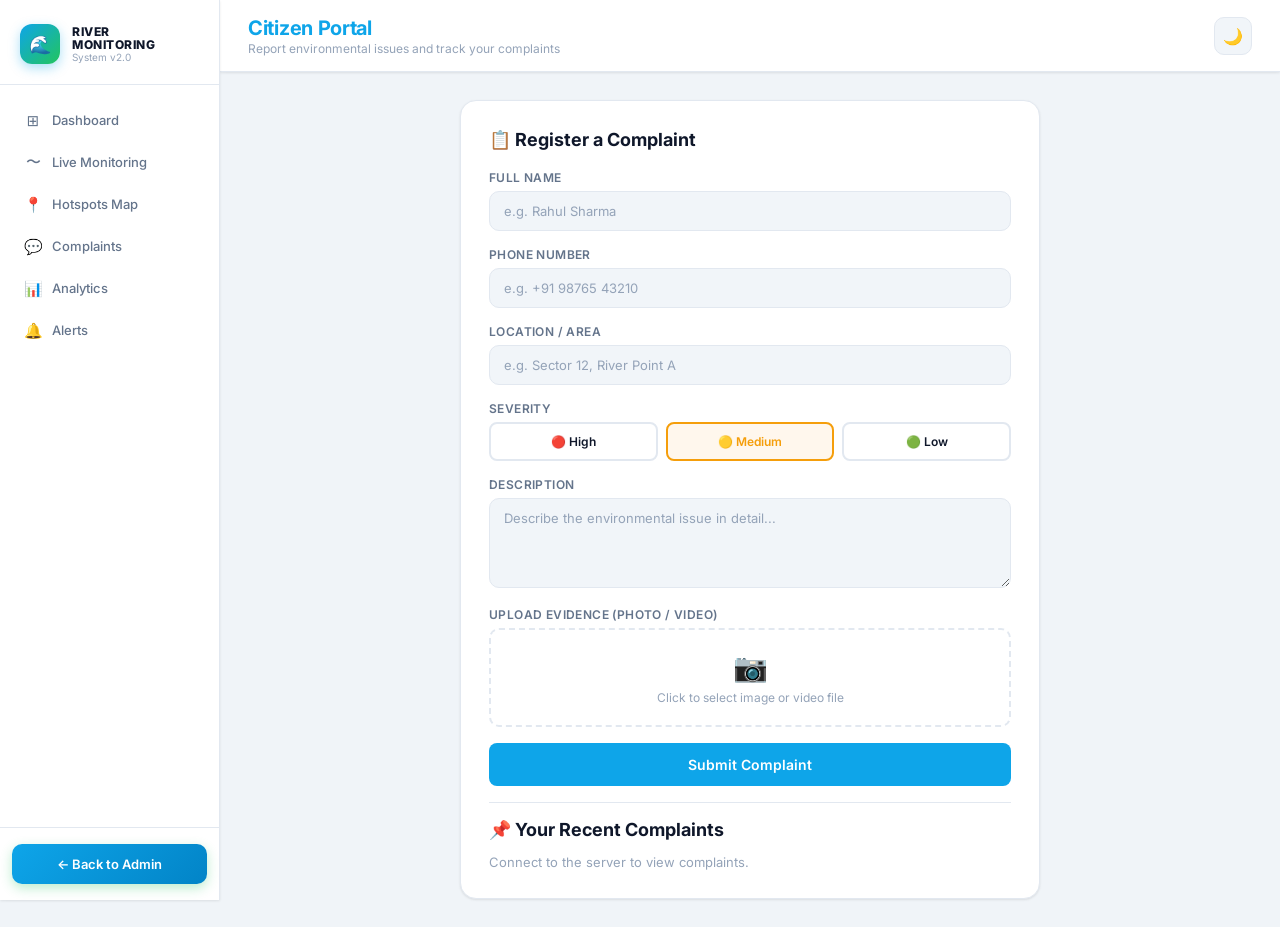
<file: frontend/citizen.html>
<!DOCTYPE html>
<html lang="en">
<head>
  <meta charset="UTF-8">
  <meta name="viewport" content="width=device-width, initial-scale=1.0">
  <title>Citizen Portal — River Monitoring System</title>
  <link rel="stylesheet" href="css/styles.css">
</head>
<body>

  <aside class="sidebar">
    <div class="sidebar-logo">
      <div class="logo-icon">🌊</div>
      <div class="logo-text">
        <div class="title">River<br>Monitoring</div>
        <div class="sub">System v2.0</div>
      </div>
    </div>
    <nav class="sidebar-nav">
      <a class="nav-item" href="dashboard.html"><span class="nav-icon">⊞</span> Dashboard</a>
      <a class="nav-item" href="live.html"><span class="nav-icon">〜</span> Live Monitoring</a>
      <a class="nav-item" href="map.html"><span class="nav-icon">📍</span> Hotspots Map</a>
      <a class="nav-item" href="complaints.html"><span class="nav-icon">💬</span> Complaints</a>
      <a class="nav-item" href="analytics.html"><span class="nav-icon">📊</span> Analytics</a>
      <a class="nav-item" href="alerts.html"><span class="nav-icon">🔔</span> Alerts</a>
    </nav>
    <div class="sidebar-bottom">
      <button class="citizen-btn" onclick="window.location.href='citizen.html'" style="background:linear-gradient(135deg,#0ea5e9,#0284c7);">← Back to Admin</button>
    </div>
  </aside>

  <div class="main">
    <header class="header">
      <div class="header-left">
        <div class="page-title">Citizen Portal</div>
        <div class="page-subtitle">Report environmental issues and track your complaints</div>
      </div>
      <div class="header-right">
        <button class="dark-toggle" onclick="toggleDark()">🌙</button>
      </div>
    </header>

    <div class="content">
      <div class="form-card">
        <h3>📋 Register a Complaint</h3>

        <form id="complaintForm" onsubmit="submitComplaint(event)">

          <div class="form-group">
            <label>Full Name</label>
            <input class="form-control" type="text" id="c_name" placeholder="e.g. Rahul Sharma" required>
          </div>

          <div class="form-group">
            <label>Phone Number</label>
            <input class="form-control" type="text" id="c_phone" placeholder="e.g. +91 98765 43210" required>
          </div>

          <div class="form-group">
            <label>Location / Area</label>
            <input class="form-control" type="text" id="c_location" placeholder="e.g. Sector 12, River Point A" required>
          </div>

          <div class="form-group">
            <label>Severity</label>
            <div class="severity-group">
              <div class="severity-option" id="sev-high" onclick="selectSeverity('high')">🔴 High</div>
              <div class="severity-option" id="sev-medium" onclick="selectSeverity('medium')">🟡 Medium</div>
              <div class="severity-option" id="sev-low" onclick="selectSeverity('low')">🟢 Low</div>
            </div>
            <input type="hidden" id="c_severity" value="medium">
          </div>

          <div class="form-group">
            <label>Description</label>
            <textarea class="form-control" id="c_desc" placeholder="Describe the environmental issue in detail..." rows="4" required></textarea>
          </div>

          <div class="form-group">
            <label>Upload Evidence (Photo / Video)</label>
            <div class="file-upload-area" onclick="document.getElementById('c_file').click()">
              <div class="upload-icon">📷</div>
              <p>Click to select image or video file</p>
            </div>
            <input type="file" id="c_file" accept="image/*,video/*" style="display:none" onchange="previewFile(this)">
            <div id="preview"></div>
          </div>

          <button type="submit" class="btn btn-primary" style="width:100%;padding:13px;font-size:14px;justify-content:center;">
            Submit Complaint
          </button>

        </form>

        <div class="divider"></div>

        <h3 style="margin-bottom:14px;">📌 Your Recent Complaints</h3>
        <div id="myComplaints">
          <p style="color:var(--text-muted);font-size:13px;">Loading...</p>
        </div>
      </div>
    </div>
  </div>

  <div id="toast">✅ Done</div>
  <script src="js/app.js"></script>
  <script src="js/citizen.js"></script>
</body>
</html>
</file>
<file: frontend/css/styles.css>
/* =============================================
   RIVER MONITORING SYSTEM — Premium Design System
   ============================================= */

@import url('https://fonts.googleapis.com/css2?family=Inter:wght@300;400;500;600;700;800&display=swap');

/* ---- CSS Variables ---- */
:root {
  --primary: #0ea5e9;
  --primary-dark: #0284c7;
  --primary-light: #bae6fd;
  --secondary: #22c55e;
  --secondary-dark: #16a34a;
  --danger: #ef4444;
  --warning: #f59e0b;
  --purple: #a855f7;
  --orange: #f97316;

  --bg: #f0f4f8;
  --bg-card: #ffffff;
  --bg-sidebar: #ffffff;
  --text-primary: #0f172a;
  --text-secondary: #64748b;
  --text-muted: #94a3b8;
  --border: #e2e8f0;
  --border-light: #f1f5f9;
  --shadow-sm: 0 1px 3px rgba(0,0,0,0.06), 0 1px 2px rgba(0,0,0,0.04);
  --shadow: 0 4px 16px rgba(0,0,0,0.07);
  --shadow-lg: 0 12px 40px rgba(0,0,0,0.10);
  --radius: 16px;
  --radius-sm: 10px;
  --sidebar-width: 220px;
  --header-h: 72px;
  --transition: 0.22s cubic-bezier(.4,0,.2,1);
}

/* Dark Mode */
body.dark {
  --bg: #0c1120;
  --bg-card: #1e293b;
  --bg-sidebar: #111827;
  --text-primary: #f1f5f9;
  --text-secondary: #94a3b8;
  --text-muted: #64748b;
  --border: #1e293b;
  --border-light: #1e293b;
  --shadow-sm: 0 1px 3px rgba(0,0,0,0.3);
  --shadow: 0 4px 16px rgba(0,0,0,0.3);
  --shadow-lg: 0 12px 40px rgba(0,0,0,0.4);
}

/* ---- Reset & Base ---- */
*, *::before, *::after { box-sizing: border-box; margin: 0; padding: 0; }

html { font-size: 14px; -webkit-font-smoothing: antialiased; }

body {
  font-family: 'Inter', system-ui, sans-serif;
  background: var(--bg);
  color: var(--text-primary);
  display: flex;
  min-height: 100vh;
  transition: background var(--transition), color var(--transition);
}

a { text-decoration: none; color: inherit; }
button { cursor: pointer; font-family: inherit; }
input, textarea, select { font-family: inherit; }

/* =============================================
   SIDEBAR
   ============================================= */
.sidebar {
  width: var(--sidebar-width);
  min-height: 100vh;
  background: var(--bg-sidebar);
  border-right: 1px solid var(--border);
  display: flex;
  flex-direction: column;
  position: fixed;
  top: 0; left: 0; bottom: 0;
  z-index: 100;
  transition: background var(--transition), border-color var(--transition);
  box-shadow: var(--shadow-sm);
}

.sidebar-logo {
  padding: 24px 20px 20px;
  display: flex;
  align-items: center;
  gap: 12px;
  border-bottom: 1px solid var(--border);
}

.sidebar-logo .logo-icon {
  width: 40px; height: 40px;
  background: linear-gradient(135deg, var(--primary), var(--secondary));
  border-radius: 12px;
  display: flex; align-items: center; justify-content: center;
  font-size: 18px;
  flex-shrink: 0;
  box-shadow: 0 4px 12px rgba(14,165,233,0.35);
}

.sidebar-logo .logo-text .title {
  font-size: 12px;
  font-weight: 800;
  color: var(--text-primary);
  line-height: 1.1;
  letter-spacing: 0.5px;
  text-transform: uppercase;
}
.sidebar-logo .logo-text .sub {
  font-size: 10px;
  color: var(--text-muted);
  font-weight: 400;
}

.sidebar-nav {
  flex: 1;
  padding: 16px 12px;
  display: flex;
  flex-direction: column;
  gap: 4px;
}

.nav-item {
  display: flex;
  align-items: center;
  gap: 10px;
  padding: 10px 12px;
  border-radius: var(--radius-sm);
  font-size: 13px;
  font-weight: 500;
  color: var(--text-secondary);
  cursor: pointer;
  transition: background var(--transition), color var(--transition);
  position: relative;
  user-select: none;
}

.nav-item:hover {
  background: var(--border-light);
  color: var(--text-primary);
}

.nav-item.active {
  background: linear-gradient(135deg, var(--primary), var(--primary-dark));
  color: white;
  box-shadow: 0 4px 12px rgba(14,165,233,0.3);
}

.nav-item .nav-icon {
  width: 18px; height: 18px;
  display: flex; align-items: center; justify-content: center;
  font-size: 15px;
  flex-shrink: 0;
}

.sidebar-bottom {
  padding: 16px 12px;
  border-top: 1px solid var(--border);
}

.citizen-btn {
  width: 100%;
  padding: 12px;
  background: linear-gradient(135deg, var(--secondary), var(--secondary-dark));
  color: white;
  border: none;
  border-radius: var(--radius-sm);
  font-size: 13px;
  font-weight: 600;
  cursor: pointer;
  transition: opacity var(--transition), transform var(--transition);
  box-shadow: 0 4px 12px rgba(34,197,94,0.30);
}
.citizen-btn:hover { opacity: 0.92; transform: translateY(-1px); }
.citizen-btn:active { transform: translateY(0); }

/* =============================================
   MAIN LAYOUT
   ============================================= */
.main {
  margin-left: var(--sidebar-width);
  flex: 1;
  min-height: 100vh;
  display: flex;
  flex-direction: column;
}

/* =============================================
   TOP HEADER
   ============================================= */
.header {
  height: var(--header-h);
  background: var(--bg-card);
  border-bottom: 1px solid var(--border);
  display: flex;
  align-items: center;
  justify-content: space-between;
  padding: 0 28px;
  position: sticky;
  top: 0;
  z-index: 50;
  box-shadow: var(--shadow-sm);
  transition: background var(--transition);
}

.header-left .page-title {
  font-size: 20px;
  font-weight: 700;
  color: var(--primary);
  letter-spacing: -0.3px;
}
.header-left .page-subtitle {
  font-size: 12px;
  color: var(--text-muted);
  margin-top: 1px;
}

.header-right {
  display: flex;
  align-items: center;
  gap: 12px;
}

.dark-toggle {
  width: 38px; height: 38px;
  background: var(--border-light);
  border: 1px solid var(--border);
  border-radius: 10px;
  display: flex; align-items: center; justify-content: center;
  font-size: 16px;
  cursor: pointer;
  transition: background var(--transition), transform var(--transition);
  color: var(--text-secondary);
}
.dark-toggle:hover { background: var(--border); transform: scale(1.05); }

.user-avatar {
  width: 38px; height: 38px;
  background: linear-gradient(135deg, var(--primary), var(--primary-dark));
  border-radius: 50%;
  display: flex; align-items: center; justify-content: center;
  font-size: 12px;
  font-weight: 700;
  color: white;
  letter-spacing: 0.5px;
  flex-shrink: 0;
}

.user-info { text-align: right; }
.user-info .user-name {
  font-size: 13px;
  font-weight: 600;
  color: var(--text-primary);
}
.user-info .user-role {
  font-size: 11px;
  color: var(--text-muted);
}

/* =============================================
   PAGE CONTENT
   ============================================= */
.content {
  padding: 28px;
  flex: 1;
}

.page { display: none; }
.page.active { display: block; }

.page-header {
  margin-bottom: 24px;
}
.page-header h2 {
  font-size: 22px;
  font-weight: 700;
  color: var(--text-primary);
}
.page-header p {
  font-size: 13px;
  color: var(--text-muted);
  margin-top: 4px;
}

/* =============================================
   STAT CARDS (DASHBOARD)
   ============================================= */
.stats-grid {
  display: grid;
  grid-template-columns: repeat(4, 1fr);
  gap: 16px;
  margin-bottom: 24px;
}

.stat-card {
  background: var(--bg-card);
  border-radius: var(--radius);
  padding: 20px;
  box-shadow: var(--shadow-sm);
  border: 1px solid var(--border);
  display: flex;
  align-items: flex-start;
  justify-content: space-between;
  transition: box-shadow var(--transition), transform var(--transition), background var(--transition);
  cursor: default;
}
.stat-card:hover {
  box-shadow: var(--shadow);
  transform: translateY(-2px);
}

.stat-card .stat-info .label {
  font-size: 12px;
  color: var(--text-muted);
  font-weight: 500;
  text-transform: uppercase;
  letter-spacing: 0.5px;
}
.stat-card .stat-info .value {
  font-size: 34px;
  font-weight: 800;
  color: var(--text-primary);
  line-height: 1.1;
  margin: 6px 0 4px;
  letter-spacing: -1px;
}
.stat-card .stat-info .change {
  font-size: 12px;
  font-weight: 500;
  display: flex;
  align-items: center;
  gap: 4px;
}
.stat-card .stat-info .change.up { color: var(--secondary); }
.stat-card .stat-info .change.down { color: var(--danger); }

.stat-icon {
  width: 48px; height: 48px;
  border-radius: 14px;
  display: flex; align-items: center; justify-content: center;
  font-size: 22px;
  flex-shrink: 0;
}
.stat-icon.blue   { background: #eff6ff; color: var(--primary); }
.stat-icon.red    { background: #fef2f2; color: var(--danger); }
.stat-icon.purple { background: #faf5ff; color: var(--purple); }
.stat-icon.green  { background: #f0fdf4; color: var(--secondary); }
.stat-icon.orange { background: #fff7ed; color: var(--orange); }
body.dark .stat-icon.blue   { background: rgba(14,165,233,0.12); }
body.dark .stat-icon.red    { background: rgba(239,68,68,0.12); }
body.dark .stat-icon.purple { background: rgba(168,85,247,0.12); }
body.dark .stat-icon.green  { background: rgba(34,197,94,0.12); }
body.dark .stat-icon.orange { background: rgba(249,115,22,0.12); }

/* =============================================
   CHART CARDS
   ============================================= */
.charts-grid {
  display: grid;
  grid-template-columns: 1fr 1fr;
  gap: 16px;
  margin-bottom: 24px;
}

.chart-card {
  background: var(--bg-card);
  border-radius: var(--radius);
  padding: 24px;
  box-shadow: var(--shadow-sm);
  border: 1px solid var(--border);
  transition: background var(--transition);
}
.chart-card .chart-title {
  font-size: 15px;
  font-weight: 700;
  color: var(--text-primary);
}
.chart-card .chart-sub {
  font-size: 12px;
  color: var(--text-muted);
  margin-top: 2px;
  margin-bottom: 20px;
}

/* =============================================
   SENSOR GRID (LIVE MONITORING)
   ============================================= */
.sensors-grid {
  display: grid;
  grid-template-columns: repeat(3, 1fr);
  gap: 18px;
}

.sensor-card {
  background: var(--bg-card);
  border-radius: var(--radius);
  padding: 20px;
  box-shadow: var(--shadow-sm);
  border: 1px solid var(--border);
  transition: box-shadow var(--transition), transform var(--transition), background var(--transition);
}
.sensor-card:hover {
  box-shadow: var(--shadow);
  transform: translateY(-2px);
}

.sensor-card-header {
  display: flex;
  justify-content: space-between;
  align-items: flex-start;
  margin-bottom: 4px;
}
.sensor-card-header .sensor-name {
  font-size: 15px;
  font-weight: 700;
  color: var(--text-primary);
}
.sensor-icon {
  width: 40px; height: 40px;
  background: linear-gradient(135deg, var(--primary), var(--primary-dark));
  border-radius: 12px;
  display: flex; align-items: center; justify-content: center;
  font-size: 18px;
  color: white;
  flex-shrink: 0;
  box-shadow: 0 4px 10px rgba(14,165,233,0.25);
}

.status-dot {
  display: inline-flex;
  align-items: center;
  gap: 5px;
  font-size: 12px;
  font-weight: 500;
  margin: 4px 0 12px;
}
.status-dot::before {
  content: '';
  width: 7px; height: 7px;
  border-radius: 50%;
  display: inline-block;
  flex-shrink: 0;
}
.status-dot.online { color: var(--secondary); }
.status-dot.online::before { background: var(--secondary); box-shadow: 0 0 0 3px rgba(34,197,94,0.15); animation: pulse-green 2s infinite; }
.status-dot.warning { color: var(--warning); }
.status-dot.warning::before { background: var(--warning); box-shadow: 0 0 0 3px rgba(245,158,11,0.15); }
.status-dot.critical { color: var(--danger); }
.status-dot.critical::before { background: var(--danger); box-shadow: 0 0 0 3px rgba(239,68,68,0.15); animation: pulse-red 1.5s infinite; }

@keyframes pulse-green {
  0%, 100% { box-shadow: 0 0 0 3px rgba(34,197,94,0.15); }
  50% { box-shadow: 0 0 0 6px rgba(34,197,94,0.05); }
}
@keyframes pulse-red {
  0%, 100% { box-shadow: 0 0 0 3px rgba(239,68,68,0.15); }
  50% { box-shadow: 0 0 0 7px rgba(239,68,68,0.05); }
}

.sensor-sparkline {
  height: 40px;
  margin-bottom: 14px;
  border-bottom: 1px solid var(--border-light);
  padding-bottom: 12px;
}

.sensor-metrics {
  display: grid;
  grid-template-columns: 1fr 1fr;
  gap: 8px;
}

.metric-box {
  background: var(--border-light);
  border-radius: 10px;
  padding: 10px 12px;
  transition: background var(--transition);
}
.metric-box .metric-label {
  font-size: 11px;
  color: var(--text-muted);
  font-weight: 500;
  margin-bottom: 3px;
}
.metric-box .metric-value {
  font-size: 18px;
  font-weight: 700;
  line-height: 1.1;
}
.metric-box .metric-value .unit {
  font-size: 11px;
  font-weight: 500;
  color: var(--text-muted);
  margin-left: 2px;
}
.metric-value.safe { color: var(--secondary); }
.metric-value.warning { color: var(--warning); }
.metric-value.critical { color: var(--danger); }
.metric-value.neutral { color: var(--text-primary); }

/* =============================================
   MAP PAGE
   ============================================= */
.map-layout {
  display: grid;
  grid-template-columns: 1fr 280px;
  gap: 16px;
  align-items: start;
}

#map {
  height: 520px;
  border-radius: var(--radius);
  overflow: hidden;
  border: 1px solid var(--border);
  box-shadow: var(--shadow-sm);
}

.map-sidebar .map-panel {
  background: var(--bg-card);
  border: 1px solid var(--border);
  border-radius: var(--radius);
  padding: 20px;
  margin-bottom: 16px;
  box-shadow: var(--shadow-sm);
  transition: background var(--transition);
}
.map-panel h4 {
  font-size: 14px;
  font-weight: 700;
  color: var(--text-primary);
  margin-bottom: 14px;
}

.legend-item {
  display: flex;
  align-items: center;
  gap: 10px;
  font-size: 13px;
  color: var(--text-secondary);
  margin-bottom: 10px;
}
.legend-dot {
  width: 14px; height: 14px;
  border-radius: 50%;
  border: 2px solid white;
  box-shadow: 0 2px 6px rgba(0,0,0,0.2);
  flex-shrink: 0;
}
.legend-dot.safe     { background: #22c55e; }
.legend-dot.moderate { background: #f59e0b; }
.legend-dot.critical { background: #ef4444; }

.map-info-panel {
  text-align: center;
  padding: 20px;
}
.map-info-panel .info-icon {
  font-size: 32px;
  color: var(--text-muted);
  margin-bottom: 10px;
}
.map-info-panel p {
  font-size: 13px;
  color: var(--text-muted);
}

/* =============================================
   COMPLAINTS PAGE
   ============================================= */
.complaints-layout {
  display: grid;
  grid-template-columns: 1fr 380px;
  gap: 16px;
  align-items: start;
}

.complaints-filters {
  display: flex;
  gap: 10px;
  margin-bottom: 16px;
  flex-wrap: wrap;
  align-items: center;
}

.search-bar {
  flex: 1;
  position: relative;
  min-width: 200px;
}
.search-bar input {
  width: 100%;
  padding: 10px 14px 10px 38px;
  background: var(--bg-card);
  border: 1px solid var(--border);
  border-radius: 10px;
  font-size: 13px;
  color: var(--text-primary);
  outline: none;
  transition: border-color var(--transition);
}
.search-bar input:focus { border-color: var(--primary); }
.search-bar .search-icon {
  position: absolute;
  left: 12px; top: 50%;
  transform: translateY(-50%);
  color: var(--text-muted);
  font-size: 14px;
}
.search-bar input::placeholder { color: var(--text-muted); }

.filter-tabs {
  display: flex;
  gap: 6px;
}

.filter-tab {
  padding: 8px 14px;
  border-radius: 8px;
  font-size: 12px;
  font-weight: 600;
  background: var(--bg-card);
  border: 1px solid var(--border);
  color: var(--text-secondary);
  cursor: pointer;
  transition: background var(--transition), color var(--transition), border-color var(--transition);
}
.filter-tab:hover { background: var(--border-light); color: var(--text-primary); }
.filter-tab.active {
  background: var(--primary);
  color: white;
  border-color: var(--primary);
}

.complaint-card {
  background: var(--bg-card);
  border: 1px solid var(--border);
  border-radius: var(--radius);
  padding: 18px;
  margin-bottom: 12px;
  cursor: pointer;
  transition: box-shadow var(--transition), transform var(--transition), background var(--transition), border-color var(--transition);
}
.complaint-card:hover {
  box-shadow: var(--shadow);
  transform: translateY(-1px);
}
.complaint-card.selected {
  border-color: var(--primary);
  box-shadow: 0 0 0 2px rgba(14,165,233,0.15);
}

.complaint-card-header {
  display: flex;
  justify-content: space-between;
  align-items: flex-start;
  margin-bottom: 6px;
}
.complainant-name {
  font-size: 15px;
  font-weight: 700;
  color: var(--text-primary);
}
.complaint-id {
  font-size: 11px;
  color: var(--text-muted);
  margin-top: 2px;
}
.complaint-location {
  font-size: 12px;
  color: var(--text-secondary);
  margin-bottom: 8px;
}
.complaint-desc {
  font-size: 13px;
  color: var(--text-secondary);
  line-height: 1.5;
  margin-bottom: 10px;
  display: -webkit-box;
  -webkit-line-clamp: 2;
  -webkit-box-orient: vertical;
  overflow: hidden;
}
.complaint-meta {
  display: flex;
  align-items: center;
  gap: 6px;
  font-size: 12px;
  color: var(--text-muted);
}

/* ---- Badges ---- */
.badge {
  display: inline-flex;
  align-items: center;
  gap: 4px;
  padding: 3px 8px;
  border-radius: 6px;
  font-size: 11px;
  font-weight: 600;
  text-transform: capitalize;
}
.badge.high     { background: #fef2f2; color: #dc2626; }
.badge.medium   { background: #fff7ed; color: #d97706; }
.badge.low      { background: #f0fdf4; color: #16a34a; }
.badge.pending  { background: #fefce8; color: #ca8a04; }
.badge.verified { background: #eff6ff; color: #2563eb; }
.badge.resolved { background: #f0fdf4; color: #16a34a; }
.badge.rejected { background: #fef2f2; color: #dc2626; }
body.dark .badge.high     { background: rgba(239,68,68,0.15); color: #f87171; }
body.dark .badge.medium   { background: rgba(245,158,11,0.15); color: #fbbf24; }
body.dark .badge.low      { background: rgba(34,197,94,0.15); color: #4ade80; }
body.dark .badge.pending  { background: rgba(202,138,4,0.15); color: #fcd34d; }
body.dark .badge.verified { background: rgba(37,99,235,0.15); color: #60a5fa; }
body.dark .badge.resolved { background: rgba(34,197,94,0.15); color: #4ade80; }
body.dark .badge.rejected { background: rgba(239,68,68,0.15); color: #f87171; }

/* ---- Complaint Detail Panel ---- */
.detail-panel {
  background: var(--bg-card);
  border: 1px solid var(--border);
  border-radius: var(--radius);
  padding: 24px;
  min-height: 400px;
  display: flex;
  flex-direction: column;
  justify-content: center;
  align-items: center;
  transition: background var(--transition);
  box-shadow: var(--shadow-sm);
}
.detail-panel.has-content {
  justify-content: flex-start;
  align-items: stretch;
}
.detail-empty {
  text-align: center;
}
.detail-empty .detail-icon {
  font-size: 40px;
  color: var(--text-muted);
  margin-bottom: 12px;
}
.detail-empty p {
  font-size: 13px;
  color: var(--text-muted);
}

.detail-header { margin-bottom: 16px; }
.detail-header .detail-name { font-size: 18px; font-weight: 700; }
.detail-section {
  background: var(--border-light);
  border-radius: 10px;
  padding: 12px 14px;
  margin-bottom: 10px;
  transition: background var(--transition);
}
.detail-section .ds-label { font-size: 11px; color: var(--text-muted); margin-bottom: 4px; text-transform: uppercase; font-weight: 600; }
.detail-section .ds-value { font-size: 13px; color: var(--text-primary); font-weight: 500; }

.detail-actions {
  display: flex;
  gap: 8px;
  margin-top: 16px;
  flex-wrap: wrap;
}
.btn {
  padding: 9px 16px;
  border-radius: 8px;
  font-size: 12px;
  font-weight: 600;
  border: none;
  cursor: pointer;
  transition: opacity var(--transition), transform var(--transition);
  display: inline-flex;
  align-items: center;
  gap: 5px;
}
.btn:hover { opacity: 0.88; transform: translateY(-1px); }
.btn.btn-primary { background: var(--primary); color: white; }
.btn.btn-success { background: var(--secondary); color: white; }
.btn.btn-danger  { background: var(--danger);   color: white; }
.btn.btn-outline {
  background: transparent;
  border: 1px solid var(--border);
  color: var(--text-secondary);
}

/* =============================================
   ALERTS PAGE
   ============================================= */
.alerts-list { display: flex; flex-direction: column; gap: 12px; }

.alert-card {
  background: var(--bg-card);
  border: 1px solid var(--border);
  border-radius: var(--radius);
  padding: 16px 20px;
  display: flex;
  align-items: center;
  gap: 16px;
  box-shadow: var(--shadow-sm);
  transition: box-shadow var(--transition), transform var(--transition), background var(--transition);
}
.alert-card:hover { box-shadow: var(--shadow); transform: translateY(-1px); }

.alert-icon-wrap {
  width: 44px; height: 44px;
  border-radius: 12px;
  display: flex; align-items: center; justify-content: center;
  font-size: 20px;
  flex-shrink: 0;
}
.alert-icon-wrap.critical { background: #fef2f2; color: var(--danger); }
.alert-icon-wrap.warning  { background: #fff7ed; color: var(--warning); }
.alert-icon-wrap.info     { background: #eff6ff; color: var(--primary); }
body.dark .alert-icon-wrap.critical { background: rgba(239,68,68,0.12); }
body.dark .alert-icon-wrap.warning  { background: rgba(245,158,11,0.12); }
body.dark .alert-icon-wrap.info     { background: rgba(14,165,233,0.12); }

.alert-info { flex: 1; }
.alert-info .alert-zone { font-size: 14px; font-weight: 700; color: var(--text-primary); }
.alert-info .alert-detail { font-size: 12px; color: var(--text-secondary); margin-top: 2px; }
.alert-time { font-size: 11px; color: var(--text-muted); }

/* =============================================
   ANALYTICS PAGE
   ============================================= */
.analytics-grid {
  display: grid;
  grid-template-columns: 2fr 1fr;
  gap: 16px;
  margin-bottom: 16px;
}

/* =============================================
   REGISTER COMPLAINT FORM (Citizen Portal)
   ============================================= */
.form-card {
  background: var(--bg-card);
  border: 1px solid var(--border);
  border-radius: var(--radius);
  padding: 28px;
  max-width: 580px;
  margin: 0 auto;
  box-shadow: var(--shadow-sm);
  transition: background var(--transition);
}
.form-card h3 {
  font-size: 18px;
  font-weight: 700;
  margin-bottom: 20px;
  color: var(--text-primary);
}

.form-group { margin-bottom: 16px; }
.form-group label {
  display: block;
  font-size: 12px;
  font-weight: 600;
  color: var(--text-secondary);
  margin-bottom: 6px;
  text-transform: uppercase;
  letter-spacing: 0.4px;
}
.form-control {
  width: 100%;
  padding: 11px 14px;
  background: var(--border-light);
  border: 1px solid var(--border);
  border-radius: 10px;
  font-size: 13px;
  color: var(--text-primary);
  outline: none;
  transition: border-color var(--transition), background var(--transition);
}
.form-control:focus {
  border-color: var(--primary);
  background: var(--bg-card);
}
.form-control::placeholder { color: var(--text-muted); }
textarea.form-control { resize: vertical; min-height: 90px; }

.severity-group {
  display: flex;
  gap: 8px;
}
.severity-option {
  flex: 1;
  padding: 10px;
  border-radius: 8px;
  border: 2px solid var(--border);
  text-align: center;
  font-size: 12px;
  font-weight: 600;
  cursor: pointer;
  transition: all var(--transition);
}
.severity-option:hover { border-color: var(--primary); }
.severity-option.selected-high     { border-color: var(--danger);   background: #fef2f2; color: var(--danger); }
.severity-option.selected-medium   { border-color: var(--warning);  background: #fff7ed; color: var(--warning); }
.severity-option.selected-low      { border-color: var(--secondary);background: #f0fdf4; color: var(--secondary); }

.file-upload-area {
  border: 2px dashed var(--border);
  border-radius: 10px;
  padding: 20px;
  text-align: center;
  cursor: pointer;
  transition: border-color var(--transition), background var(--transition);
}
.file-upload-area:hover {
  border-color: var(--primary);
  background: #f0f9ff;
}
body.dark .file-upload-area:hover { background: rgba(14,165,233,0.07); }
.file-upload-area .upload-icon { font-size: 28px; color: var(--text-muted); margin-bottom: 6px; }
.file-upload-area p { font-size: 12px; color: var(--text-muted); }

#preview img, #preview video {
  max-width: 100%;
  border-radius: 8px;
  border: 1px solid var(--border);
  margin-top: 10px;
}

/* =============================================
   TOAST NOTIFICATION
   ============================================= */
#toast {
  position: fixed;
  bottom: 24px;
  right: 24px;
  background: #1e293b;
  color: white;
  padding: 14px 20px;
  border-radius: 12px;
  font-size: 13px;
  font-weight: 500;
  box-shadow: 0 8px 24px rgba(0,0,0,0.2);
  z-index: 9999;
  display: flex;
  align-items: center;
  gap: 8px;
  transform: translateY(80px);
  opacity: 0;
  transition: transform 0.3s ease, opacity 0.3s ease;
  pointer-events: none;
}
#toast.show {
  transform: translateY(0);
  opacity: 1;
}
#toast.success { border-left: 4px solid var(--secondary); }
#toast.error   { border-left: 4px solid var(--danger); }

/* =============================================
   SCROLLBAR
   ============================================= */
::-webkit-scrollbar { width: 6px; height: 6px; }
::-webkit-scrollbar-track { background: transparent; }
::-webkit-scrollbar-thumb { background: var(--border); border-radius: 10px; }
::-webkit-scrollbar-thumb:hover { background: var(--text-muted); }

/* =============================================
   RESPONSIVE
   ============================================= */
@media (max-width: 1100px) {
  .stats-grid { grid-template-columns: repeat(2, 1fr); }
  .charts-grid { grid-template-columns: 1fr; }
  .sensors-grid { grid-template-columns: repeat(2, 1fr); }
  .map-layout { grid-template-columns: 1fr; }
  .complaints-layout { grid-template-columns: 1fr; }
  .analytics-grid { grid-template-columns: 1fr; }
}
@media (max-width: 700px) {
  :root { --sidebar-width: 0px; }
  .sidebar { transform: translateX(-100%); }
  .stats-grid { grid-template-columns: 1fr 1fr; }
  .sensors-grid { grid-template-columns: 1fr; }
}

/* Loading skeleton */
.skeleton {
  background: linear-gradient(90deg, var(--border-light) 25%, var(--border) 50%, var(--border-light) 75%);
  background-size: 200% 100%;
  animation: shimmer 1.4s infinite;
  border-radius: 8px;
  display: block;
}
@keyframes shimmer {
  0%   { background-position: -200% 0; }
  100% { background-position:  200% 0; }
}

/* Divider */
.divider { height: 1px; background: var(--border); margin: 16px 0; }
</file>
